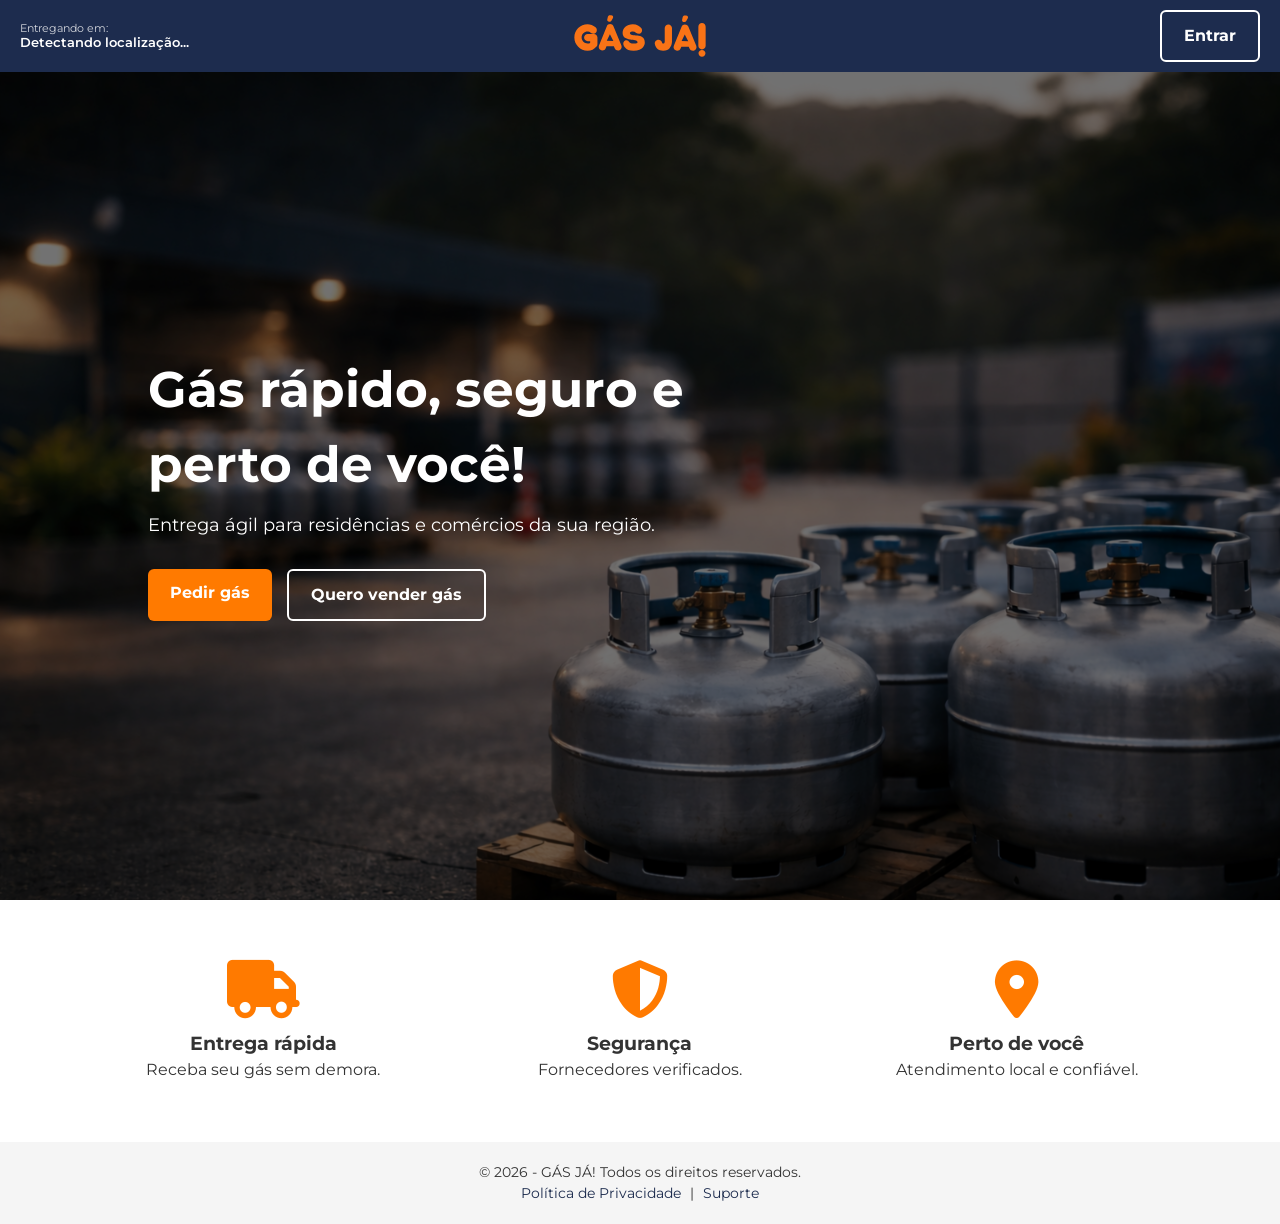
<file: index.html>
<!DOCTYPE html>
<html lang="pt-BR">
<head>
     <meta charset="UTF-8">
    <meta name="viewport" content="width=device-width, initial-scale=1.0">
    <title>GÁS JÁ!</title>

    <meta name="description" content="Entrega de gás rápida e segura com fornecedores próximos da sua localização.">

    <link rel="stylesheet" href="css/style.css">
    <link rel="shortcut icon" href="imagens/icon.svg" type="image/x-icon">
    <link rel="stylesheet" href="https://cdnjs.cloudflare.com/ajax/libs/font-awesome/6.5.1/css/all.min.css">
</head>

<body>

  <!-- HEADER -->
  <header class="header">
    <div class="header-left">
      <p class="location-label">Entregando em:</p>
      <p class="location-value" id="locationValue">Detectando localização...</p>
    </div>

    <div class="header-center">
      <img src="imagens/logo-gas-ja-laranja.svg" alt="Logo da empresa Gás Já" class="logo-img">
    </div>

    <div class="header-right">
      <a href="login.html" class="btn btn-secondary">Entrar</a>
    </div>
  </header>

  <main>
    <!-- HERO -->
    <section class="hero">
      <div class="hero-overlay">
        <div class="hero-content">
          <h1>Gás rápido, seguro e perto de você!</h1>
          <p>Entrega ágil para residências e comércios da sua região.</p>

          <div class="hero-buttons">
            <a href="cadastro-cliente.html" class="btn btn-primary" id="btn-pedir">Pedir gás</a>
            <a href="cadastro-fornecedor.html" class="btn btn-secondary" id="btn-vender">Quero vender gás</a>
          </div>
        </div>
      </div>
    </section>

  <!-- BENEFÍCIOS -->
  <section class="benefits">
    <div class="container benefits-grid">

      <!-- Entrega rápida -->
      <div class="benefit">
        <i class="fas fa-truck icon"></i>
        <h3>Entrega rápida</h3>
        <p>Receba seu gás sem demora.</p>
      </div>

      <!-- Segurança -->
      <div class="benefit">
        <i class="fas fa-shield-alt icon"></i>
        <h3>Segurança</h3>
        <p>Fornecedores verificados.</p>
      </div>

      <!-- Localização -->
      <div class="benefit">
        <i class="fas fa-map-marker-alt icon"></i>
        <h3>Perto de você</h3>
        <p>Atendimento local e confiável.</p>
      </div>

    </div>
  </section>
</main>
  <!-- FOOTER -->
  <footer class="footer">
    <div class="container">
      <p>© 2026 - GÁS JÁ! Todos os direitos reservados.</p>
      <nav>
        <a href="#">Política de Privacidade</a> |
        <a href="#">Suporte</a>
      </nav>
    </div>
  </footer>
<script src="js/app.js"></script>
</body>
</html>
</file>
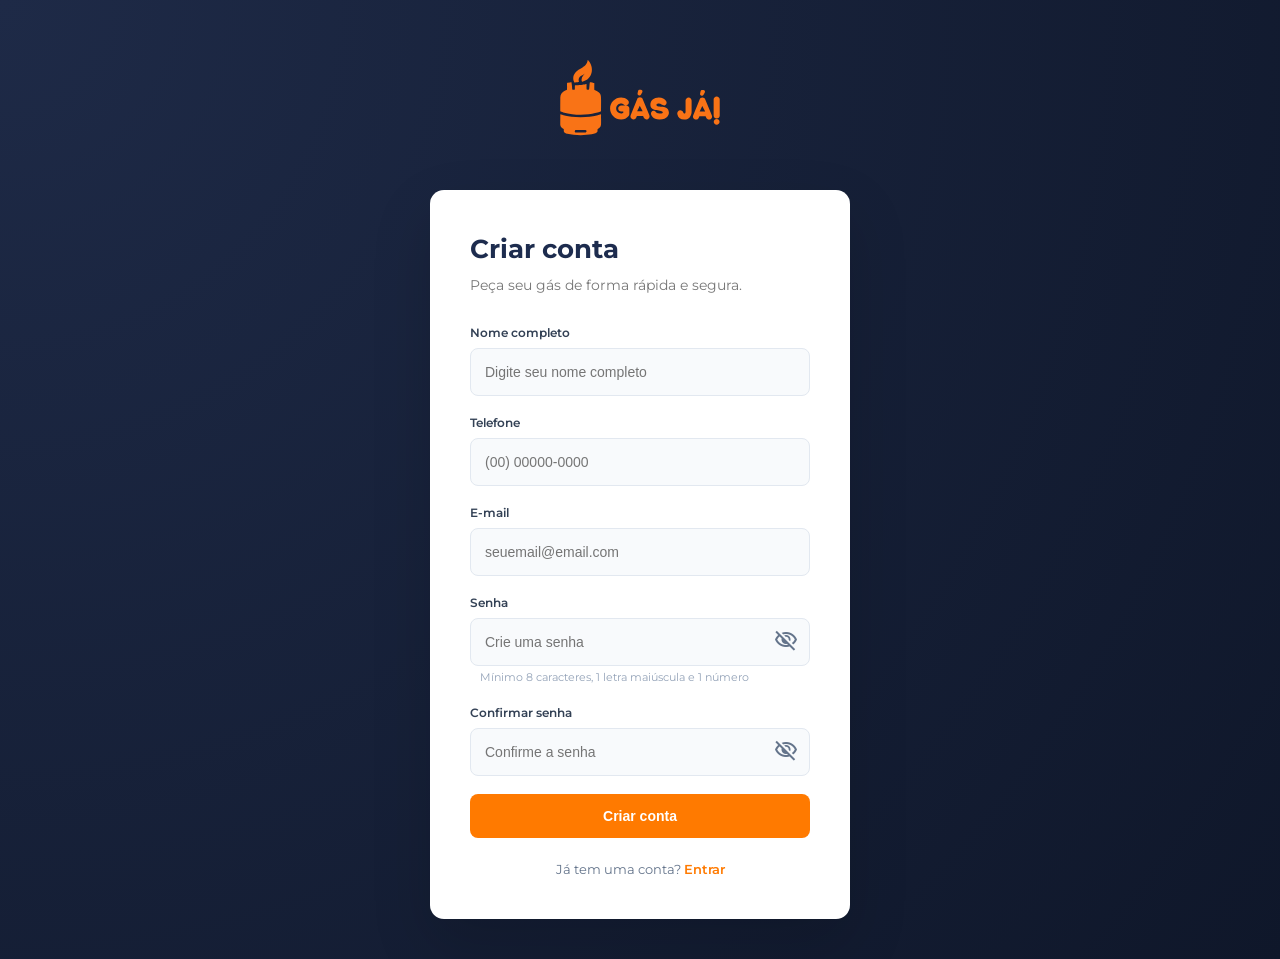
<file: cadastro-cliente.html>
<!DOCTYPE html>
<html lang="pt-BR">
<head>
  <meta charset="UTF-8">
  <meta name="viewport" content="width=device-width, initial-scale=1.0">
  <title>Criar conta | GÁS JÁ!</title>
  <link rel="stylesheet" href="css/style.css">
  <link rel="shortcut icon" href="imagens/icon.svg" type="image/x-icon">
  <link rel="stylesheet" href="https://fonts.googleapis.com/css2?family=Material+Symbols+Outlined:opsz,wght,FILL,GRAD@20..48,100..700,0..1,-50..200&" />
  <link rel="stylesheet" href="https://fonts.googleapis.com/css2?family=Material+Symbols+Outlined:opsz,wght,FILL,GRAD@24,400,0,0&" />
  <link rel="stylesheet" href="https://fonts.googleapis.com/css2?family=Material+Symbols+Outlined:opsz,wght,FILL,GRAD@24,400,0,0&icon_names=check_small" />

</head>

<body>

  <main class="auth-container">
      <div class="auth-logo">
        <img src="imagens/logo total laranja.svg" alt="Logo da empresa Gás Já">
      </div>

    <section class="auth-card">

      <h1>Criar conta</h1>
      <p class="auth-subtitle">Peça seu gás de forma rápida e segura.</p>


      <form id="form">
        <div class="form-group">
          <label for="user-name">Nome completo</label>
          <input type="text" id="user-name" name="name" class="input-field" placeholder="Digite seu nome completo" >
          <span class="material-symbols-outlined check">
            check_small
          </span>
          
          <small class="error">error mensage</small>
        </div>

        <div class="form-group">
          <label for="user-phone">Telefone</label>
          <input type="tel" id="user-phone" name="phone" class="input-field" placeholder="(00) 00000-0000" >
          <span class="material-symbols-outlined check">
            check_small
          </span>
        
          <small class="error">error mensage</small>
        </div>

        <div class="form-group" >
          <label for="user-email">E-mail</label>
          <input type="email" id="user-email" name="email" class="input-field" placeholder="seuemail@email.com">
          <span class="material-symbols-outlined check">
            check_small
          </span>
          
          <small class="error">error mensage</small>
        </div>

        <div class="form-group">
          <label for="user-password">Senha</label>
          <div class="password-wrapper">
            <input type="password" id="user-password" name="password" class="input-field" placeholder="Crie uma senha">
            <button type="button" class="toggle-password" aria-label="Mostrar ou ocultar senha"><span class="material-symbols-outlined">
              visibility_off </span>
            </button>
          </div>
          <span class="material-symbols-outlined check">
          check_small
        </span>
            <small>Error mensage</small>
            <small id="password-hint">Mínimo 8 caracteres, 1 letra maiúscula e 1 número</small>

        </div>

        <div class="form-group">
          <label for="confirm-password">Confirmar senha</label>
          <div class="password-wrapper">
          <input type="password" id="confirm-password" name="confirmPassword" class="input-field" placeholder="Confirme a senha" >
          <button type="button" class="toggle-password" aria-label="Mostrar ou ocultar senha"><span class="material-symbols-outlined">
            visibility_off </span>
          </button>
        </div>
        <span class="material-symbols-outlined check">
          check_small
        </span>
          <small class="error">error mensage</small>
        </div>



        <button type="submit"  class="btn btn-primary">Criar conta</button>
      </form>

      <p class="auth-footer">
        Já tem uma conta? <a href="/login">Entrar</a>
      </p>
    </section>
  </main>
<script src="js/cadastro.js"></script>
</body>
</html>
</file>
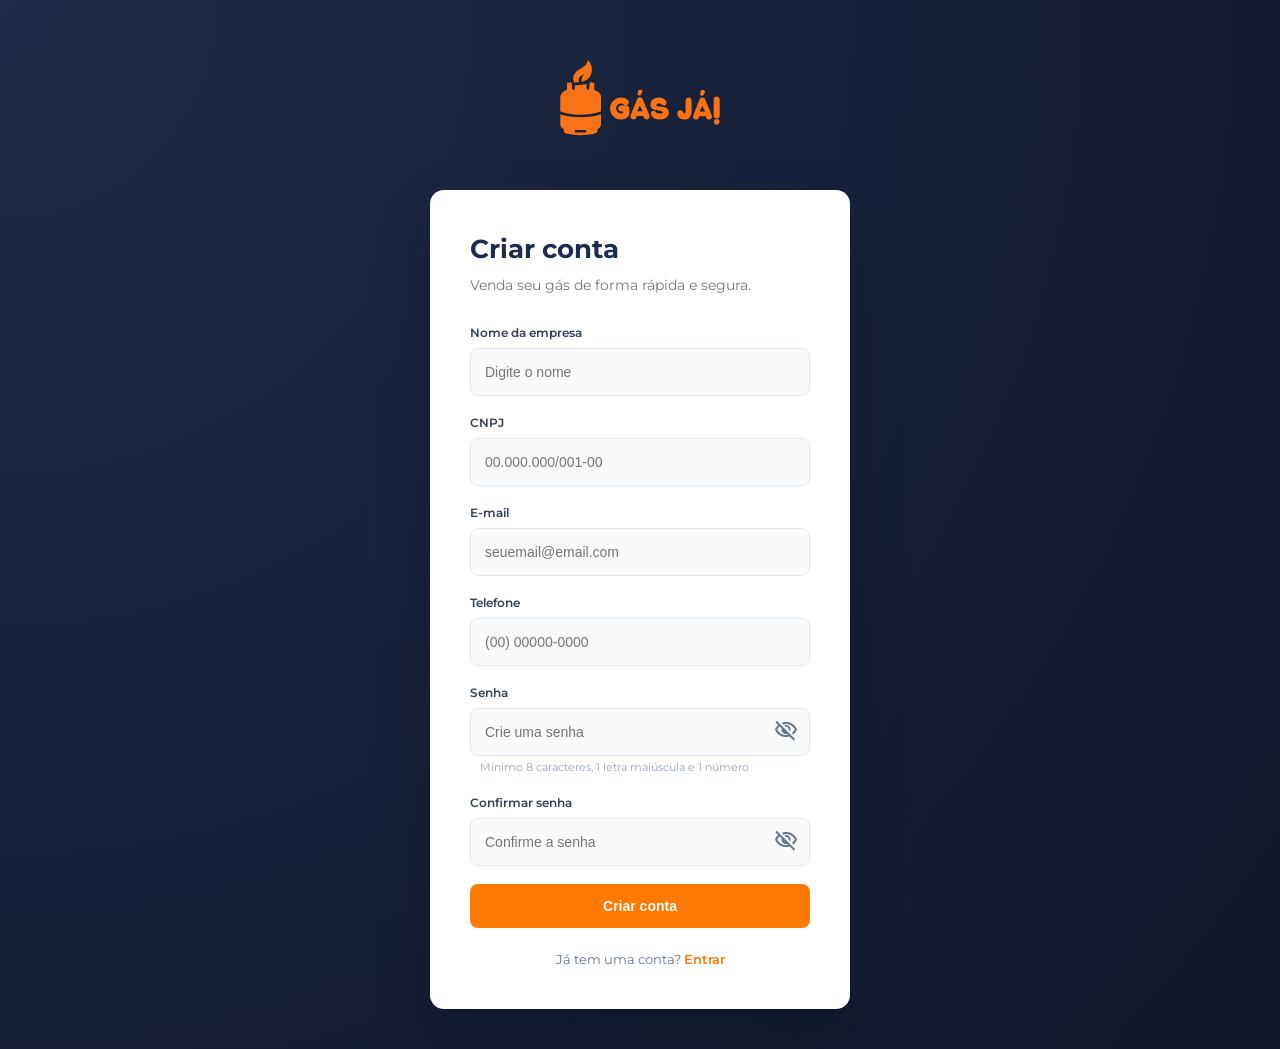
<file: cadastro-fornecedor.html>
<!DOCTYPE html>
<html lang="pt-br">
<head>
    <meta charset="UTF-8">
    <meta name="viewport" content="width=device-width, initial-scale=1.0">
    <title>Cadastro | fornecedor</title>
    <link rel="stylesheet" href="css/style.css">
    <link rel="shortcut icon" href="imagens/icon.svg" type="image/x-icon">
    <link rel="stylesheet" href="https://fonts.googleapis.com/css2?family=Material+Symbols+Outlined" />

<body>

 <main class="auth-container">
      <div class="auth-logo">
        <img src="imagens/logo total laranja.svg" alt="Logo da empresa Gás Já">
      </div>

    <section class="auth-card">

      <h1>Criar conta</h1>
      <p class="auth-subtitle">Venda seu gás de forma rápida e segura.</p>

      <form id="form">
        <div class="form-group">
          <label for="deposit-name">Nome da empresa</label>
          <input type="text" id="deposit-name" name="deposit-name" class="input-field" placeholder="Digite o nome" >
          <span class="material-symbols-outlined check">
            check_small
          </span>
          
          <small class="error">error mensage</small>
        </div>

         <div class="form-group">
          <label for="cnpj">CNPJ</label>
          <input type="text" id="cnpj" name="cnpj" class="input-field" placeholder="00.000.000/001-00">
          <span class="material-symbols-outlined check">
            check_small
          </span>
          
          <small class="error">error mensage</small>
        </div>

        <div class="form-group" >
          <label for="user-email">E-mail</label>
          <input type="email" id="user-email" name="email" class="input-field" placeholder="seuemail@email.com">
          <span class="material-symbols-outlined check">
            check_small
          </span>
          
          <small class="error">error mensage</small>
        </div>


        <div class="form-group">
          <label for="user-phone">Telefone</label>
          <input type="tel" id="user-phone" name="phone" class="input-field" placeholder="(00) 00000-0000">
          <span class="material-symbols-outlined check">
            check_small
          </span>
          
          <small class="error">error mensage</small>
        </div>

        <div class="form-group">
          <label for="user-password">Senha</label>
          <div class="password-wrapper">
            <input type="password" id="user-password" name="password" class="input-field" placeholder="Crie uma senha">
            <button type="button" class="toggle-password" aria-label="Mostrar ou ocultar senha"><span class="material-symbols-outlined">
                visibility_off
                </span>
            </button>
          </div>
          <span class="material-symbols-outlined check">
            check_small
          </span>
          
          <small class="error">error mensage</small>
          <small id="password-hint">Mínimo 8 caracteres, 1 letra maiúscula e 1 número</small>
        </div>

        <div class="form-group">
          <label for="confirm-password">Confirmar senha</label>
          <div class="password-wrapper">
          <input type="password" id="confirm-password" name="confirmPassword" class="input-field" placeholder="Confirme a senha">
          <button type="button" class="toggle-password" aria-label="Mostrar ou ocultar senha"><span class="material-symbols-outlined">
                visibility_off
                </span>
            </button>
        </div>     
        <span class="material-symbols-outlined check">
            check_small
        </span>
          
          <small class="error">error mensage</small>
        </div>

        <button type="submit" class="btn btn-primary">Criar conta</button>
      </form>

      <p class="auth-footer">
        Já tem uma conta? <a href="/login">Entrar</a>
      </p>
    </section>

  </main>

 <script src="js/cadastro-fornecedor.js"></script> 
</body>
</html>
</file>
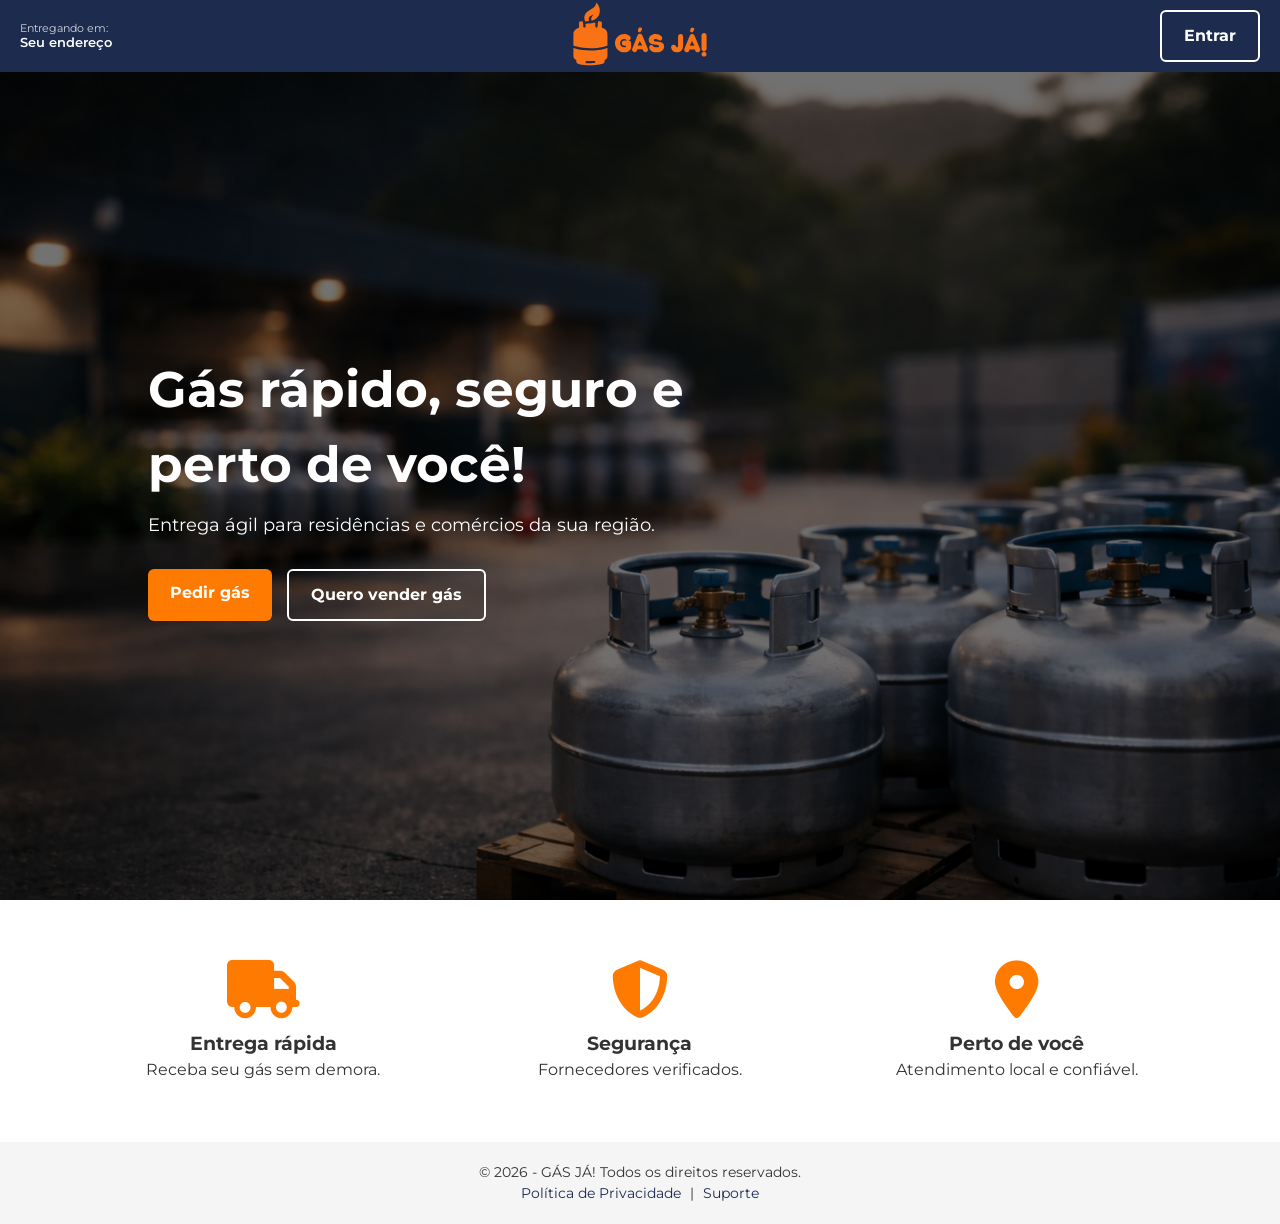
<file: home.html>
<!DOCTYPE html>
<html lang="pt-BR">
<head>
     <meta charset="UTF-8">
    <meta name="viewport" content="width=device-width, initial-scale=1.0">
    <title>GÁS JÁ!</title>
    <link rel="stylesheet" href="css/style.css">
    <link rel="shortcut icon" href="" type="image/x-icon">
    <link rel="stylesheet" href="https://cdnjs.cloudflare.com/ajax/libs/font-awesome/6.5.1/css/all.min.css">
</head>

<body>

  <!-- HEADER -->
  <header class="header">
    <div class="header-left">
      <p class="location-label">Entregando em:</p>
      <p class="location-value" id="locationValue">Seu endereço</p>
    </div>

    <div class="header-center">
      <img src="imagens/logo total laranja.svg" alt="Logo da empresa Gás Já" class="logo-img">
    </div>

    <div class="header-right">
      <a href="login.html" class="btn btn-secondary">Entrar</a>
    </div>
  </header>

  <main>
    <!-- HERO -->
    <section class="hero">
      <div class="hero-overlay">
        <div class="hero-content">
          <h1>Gás rápido, seguro e perto de você!</h1>
          <p>Entrega ágil para residências e comércios da sua região.</p>

          <div class="hero-buttons">
            <a href="cadastro-cliente.html" class="btn btn-primary" id="btn-pedir">Pedir gás</a>
            <a href="cadastro-fornecedor.html" class="btn btn-secondary" id="btn-vender">Quero vender gás</a>
          </div>
        </div>
      </div>
    </section>

  <!-- BENEFÍCIOS -->
  <section class="benefits">
    <div class="container benefits-grid">

      <!-- Entrega rápida -->
      <div class="benefit">
        <i class="fas fa-truck icon"></i>
        <h3>Entrega rápida</h3>
        <p>Receba seu gás sem demora.</p>
      </div>

      <!-- Segurança -->
      <div class="benefit">
        <i class="fas fa-shield-alt icon"></i>
        <h3>Segurança</h3>
        <p>Fornecedores verificados.</p>
      </div>

      <!-- Localização -->
      <div class="benefit">
        <i class="fas fa-map-marker-alt icon"></i>
        <h3>Perto de você</h3>
        <p>Atendimento local e confiável.</p>
      </div>

    </div>
  </section>
</main>
  <!-- FOOTER -->
  <footer class="footer">
    <div class="container">
      <p>© 2026 - GÁS JÁ! Todos os direitos reservados.</p>
      <nav>
        <a href="/privacidade">Política de Privacidade</a> |
        <a href="/suporte">Suporte</a>
      </nav>
    </div>
  </footer>
<script src="js/app.js"></script>
</body>
</html>
</file>
<file: css/style.css>
@import url('https://fonts.googleapis.com/css2?family=M+PLUS+Rounded+1c:wght@500;700;800&family=Montserrat:ital,wght@0,100..900;1,100..900&display=swap');

/* RESET */
* {
  margin: 0;
  padding: 0;
  box-sizing: border-box;
}

/* VARIÁVEIS */
:root {
  --azul: #1D2C4E;
  --laranja: #FF7A00;
  --branco: #ffffff;
  --cinza: #f5f5f5;
  --texto: #333333;
}

/* BASE */
body {
  font-family: 'Montserrat', sans-serif;
  color: var(--texto);
  background-color: var(--branco);
  line-height: 1.5;
}

.container {
  width: 90%;
  max-width: 1100px;
  margin: 0 auto;
}

/* HEADER */
.header {
  background-color: var(--azul);
  height: 72px;
  display: flex;
  align-items: center;
  justify-content: space-between;
  padding: 0 20px;
  box-shadow: 0 1px 0 rgba(255,255,255,0.05);
}

.header-left, .header-center, .header-right {
  flex: 1;
  display: flex;
  align-items: center;
}

.header-center { justify-content: center; }
.header-right { justify-content: flex-end; }
.header-left {
  flex-direction: column;
  align-items: flex-start;
  line-height: 1.2;
}

.location-label {
  color: #fff;
  font-size: 11px;
  opacity: 0.8;
}
.location-value {
  font-weight: 600;
  font-size: 13px;
  color: #fff;
}

.logo-img {
  max-height: 100px;
  width: auto;
}


/* BOTÕES */
.btn {
  display: inline-block;
  padding: 12px 22px;
  border-radius: 6px;
  font-weight: 700;
  text-decoration: none;
  cursor: pointer;
  transition: all 0.3s ease;
}

.btn-primary {
  background-color: var(--laranja);
  color: var(--branco);
}
.btn-primary:hover { opacity: 0.9; }

.btn-secondary {
  border: 2px solid var(--branco);
  color: var(--branco);
}
.btn-secondary:hover {
  background-color: var(--branco);
  color: var(--azul);
}

/* HERO */
.hero {
  background-image: url(../imagens/botijoes.png);
  background-size: cover;
  background-position: center;
  background-repeat: no-repeat;
  min-height: calc(100vh - 72px);
  position: relative;
}
.hero-overlay {
  position: absolute;
  inset: 0;
  background: rgba(0,0,0,0.55);
  display: flex;
  align-items: center;
}
.hero-content {
  color: var(--branco);
  padding: 20px;
  max-width: 600px;
  margin-left: 10%;
}
.hero-content h1 {
  font-size: 50px;
  margin-bottom: 10px;
}
.hero-content h2 {
  font-size: 32px;
  margin-bottom: 10px;
}
.hero-content p {
  font-size: 18px;
  margin-bottom: 30px;
}
.hero-buttons {
  display: flex;
  gap: 15px;
}

/* BENEFÍCIOS */
.benefits {
  padding: 60px 0;
}
.benefits-grid {
  display: grid;
  grid-template-columns: repeat(3, 1fr);
  gap: 30px;
  text-align: center;
}
.icon {
  font-size: 58px;
  color: var(--laranja);
  margin-bottom: 12px;
  transition: transform 0.3s, color 0.3s, filter 0.3s;
}

.benefit:hover .icon {
  transform: scale(1.15) translateY(-3px);
  color: var(--azul);
  filter: drop-shadow(0 4px 6px rgba(0,0,0,0.25));
}

/* FOOTER */
.footer {
  background-color: var(--cinza);
  padding: 20px 0;
  text-align: center;
  font-size: 14px;
}
.footer nav a {
  color: var(--azul);
  margin: 0 5px;
  text-decoration: none;
}
.footer nav a:hover { text-decoration: underline; }

@media (max-width: 768px) {

  .hero {
    background-image: url(../imagens/botijoes-para-celular.jpg);
  }
 
  .benefits-grid {
    grid-template-columns: 1fr;
  }
  .logo-img {
   max-height: 75px;
  }
  .header-right .btn {
   padding: 8px 14px;
   font-size: 14px;
  }

  .hero-content h1 {
    font-size: 32px;
  }

  .hero-content p {
    font-size: 16px;
  }

  .hero-buttons {
    flex-direction: column;
    align-items: flex-start;
  }

  


} 

/* ===============================
   AUTH (CADASTRO / LOGIN)
================================= */

.auth-container {
  min-height: 100vh;
  display: flex;
  flex-direction: column;
  align-items: center;
  justify-content: center;
  background: radial-gradient(circle at top left, #1e2a47, #0f172a);
  padding: 40px 20px;
}

/* LOGO */
.auth-logo {
  display: flex;
  justify-content: center;
  margin-bottom: 30px;
}

.auth-logo img {
  height: 120px; /* antes era 180px (exagerado) */
}

/* CARD */
.auth-card {
  background-color: var(--branco);
  max-width: 420px; /* antes 680px (muito largo) */
  width: 100%;
  padding: 40px;
  border-radius: 14px;
  box-shadow: 0 25px 60px rgba(0,0,0,0.15);
  animation: fadeUp 0.4s ease;
}

.auth-card h1 {
  font-size: 26px;
  font-weight: 700;
  color: var(--azul);
  margin-bottom: 6px;
}

.auth-subtitle {
  font-size: 14px;
  color: #777;
  margin-bottom: 28px;
}

/* ===============================
   FORM
================================= */

.form-group {
  display: flex;
  flex-direction: column;
  margin-bottom: 18px;
  position: relative;
}

.form-group label {
  font-size: 12px;
  font-weight: 600;
  margin-bottom: 6px;
  color: #334155;
}

.input-field {
  width: 100%;
  height: 48px;
  padding: 0 40px 0 14px;
  border-radius: 8px;
  border: 1px solid #e2e8f0;
  font-size: 14px;
  background-color: #f8fafc;
  transition: all 0.25s ease;
}

.input-field:focus {
  border-color: var(--laranja);
  background-color: #fff;
  box-shadow: 0 0 0 3px rgba(255,122,0,0.15);
  outline: none;
}


.form-group small {
  display: none;
}


 .form-group.error input {
  border: 2px solid #ff0000 ;
}

.form-group.error .loading {
  display: none;
}

 .form-group.success input {
  border: 2px solid #4af108 ;
}

.form-group.success select {
  border: 2px solid #4af108;
}

.form-group.error .error {
   color: #ff0000;
   margin: 3px 0 0 10px;
   font-size: 12px;
   display: block;
}

.form-group.error select {
  border: 2px solid #ff0000;
}

.loading {
  display: none;
  color: #999;
  font-size: 12px;
}

.form-group.loading .loading{
  display: block;
}

.form-group.error #password-hint{
  display: none;
}

/* ===============================
   SENHA
================================= */

.password-wrapper {
  position: relative;
  width: 100%;
}

.password-wrapper input {
  width: 100%;
  padding-right: 40px;
}

.toggle-password {
  position: absolute;
  right: 12px;
  top: 50%;
  transform: translateY(-50%);
  background: none;
  border: none;
  font-size: 16px;
  cursor: pointer;
  color: #64748b;
  transition: 0.2s ease;
}

.toggle-password:hover {
  color: var(--azul);
}

.toggle-password span {
  transition: transform 0.2s ease, opacity 0.15s ease;
}

.toggle-password.active span {
  opacity: 0.6;
}



.toggle-password:hover span { 
 transform: scale(1.1);
}

#password-hint {
  font-size: 11px;
  margin: 3px 0 0 10px;
  color: #94a3b8;
  display: block;
}

 .material-symbols-outlined.check {
  position: absolute;
  right: -25px;
  top: 38px;
  color: #4af108;
  font-size: 24px;
  opacity: 0;
  }

.form-group.success .material-symbols-outlined.check {
  opacity: 1;
}




/* ===============================
   BOTÃO
================================= */

.auth-card .btn-primary {
  width: 100%;
  padding: 14px;
  border-radius: 8px;
  background: var(--laranja);
  font-weight: 600;
  font-size: 14px;
  transition: 0.3s ease;
  border: none;
}

.auth-card .btn-primary:hover {
  transform: translateY(-2px);
  box-shadow: 0 10px 20px rgba(255,122,0,0.25);
}

/* ===============================
   FOOTER
================================= */

.auth-footer {
  margin-top: 22px;
  font-size: 13px;
  text-align: center;
  color: #64748b;
}

.auth-footer a {
  color: var(--laranja);
  font-weight: 600;
  text-decoration: none;
}

.auth-footer a:hover {
  text-decoration: underline;
}

/* ===============================
   ANIMAÇÃO SUAVE
================================= */

@keyframes fadeUp {
  from {
    opacity: 0;
    transform: translateY(15px);
  }
  to {
    opacity: 1;
    transform: translateY(0);
  }
}

/*================================
    CADASTRO ENDEREÇO
  ============================= */

  .left .overlay-text h1 {
    color: var(--laranja);
    font-size: 35px; 
  }

  .address-page {
  display: flex;
  min-height: 100vh;
}

.address-page .left {
  flex: 1;
  background: linear-gradient(rgba(29, 44, 78, 0.85), rgba(21, 32, 57, 0.85));
  display: flex;
  align-items: center;
  justify-content: center;
  padding:40px;
  color: var(--branco);
  
}

.address-card header {
  margin-bottom: 30px;
}

.address-page .right {
  flex: 2;
  display: flex;
  align-items: center;
  justify-content: center;
  background-color: #f8fafc;
  padding: 40px;
}

.address-card {
  background-color: var(--branco);
  width: 100%;
  max-width: 700px;
  padding: 50px;
  border-radius: 16px;
  box-shadow: 0 30px 70px rgba(0,0,0,0.12);
  animation: fadeUp 0.4s ease;
}

select {
  appearance: none;
  -webkit-appearance: none;
  -moz-appearance: none;

  background-image: url('seta.svg');
  background-repeat: no-repeat;
  background-position: right 10px center;
}

select.input-field {
  cursor: pointer;
}

.form-row {
  display: grid;
  grid-template-columns: 1fr 1fr;
  gap: 18px;

}

.cep-row {
  display: grid;
  grid-template-columns: 150px 1fr;
  gap: 20px;
}

.numero-row {
  display: grid;
  grid-template-columns: 120px 1fr;
  gap: 20px;
}

.cidade-bairro-row {
  display: grid;
  grid-template-columns: 1fr 1.3fr;
  gap: 18px;
}

.btn-save {
  width: 100%;
  height: 52px;
  font-size: 15px;
  font-weight: 600;
  border-radius: 10px;
  border: none;
  transition: all 0.25s ease;
}

.btn-save:hover {
  transform: translateY(-2px);
  box-shadow: 0 12px 25px rgba(255,122,0,0.3);
}

.btn-save:active {
  transform: translateY(0);
  box-shadow: 0 6px 15px rgba(255,122,0,0.2);
}

.btn-save:disabled {
  background-color: #cbd5e1;
  cursor: not-allowed;
  box-shadow: none;
}

@media (max-width: 900px) {

  .address-page{
    flex-direction: column;
  }

  .address-page .left {
    min-height: 180px;
  }

  .address-page .right {
    flex: none;
    width: 100%;  
    padding: 20px;
  }

  .address-card {
    padding: 30px 20px;
    border-radius: 12px;  
  }

  .form-row,
  .cep-row,
  .cidade-bairro-row{
    grid-template-columns: 1fr;
  }

  .btn-save {
    height: 50px;
  }

  .cep-row{
    display: grid;
    gap: 12px;
    grid-template-columns: 140px 1fr;
  }

  .numero-row {
    display: grid;
    gap: 12px;
    grid-template-columns: 140px 1fr;
  }

  .cidade-bairro-row {
    display: grid;
    gap: 12px;
    grid-template-columns: 140px 1fr;
  }
}
</file>
